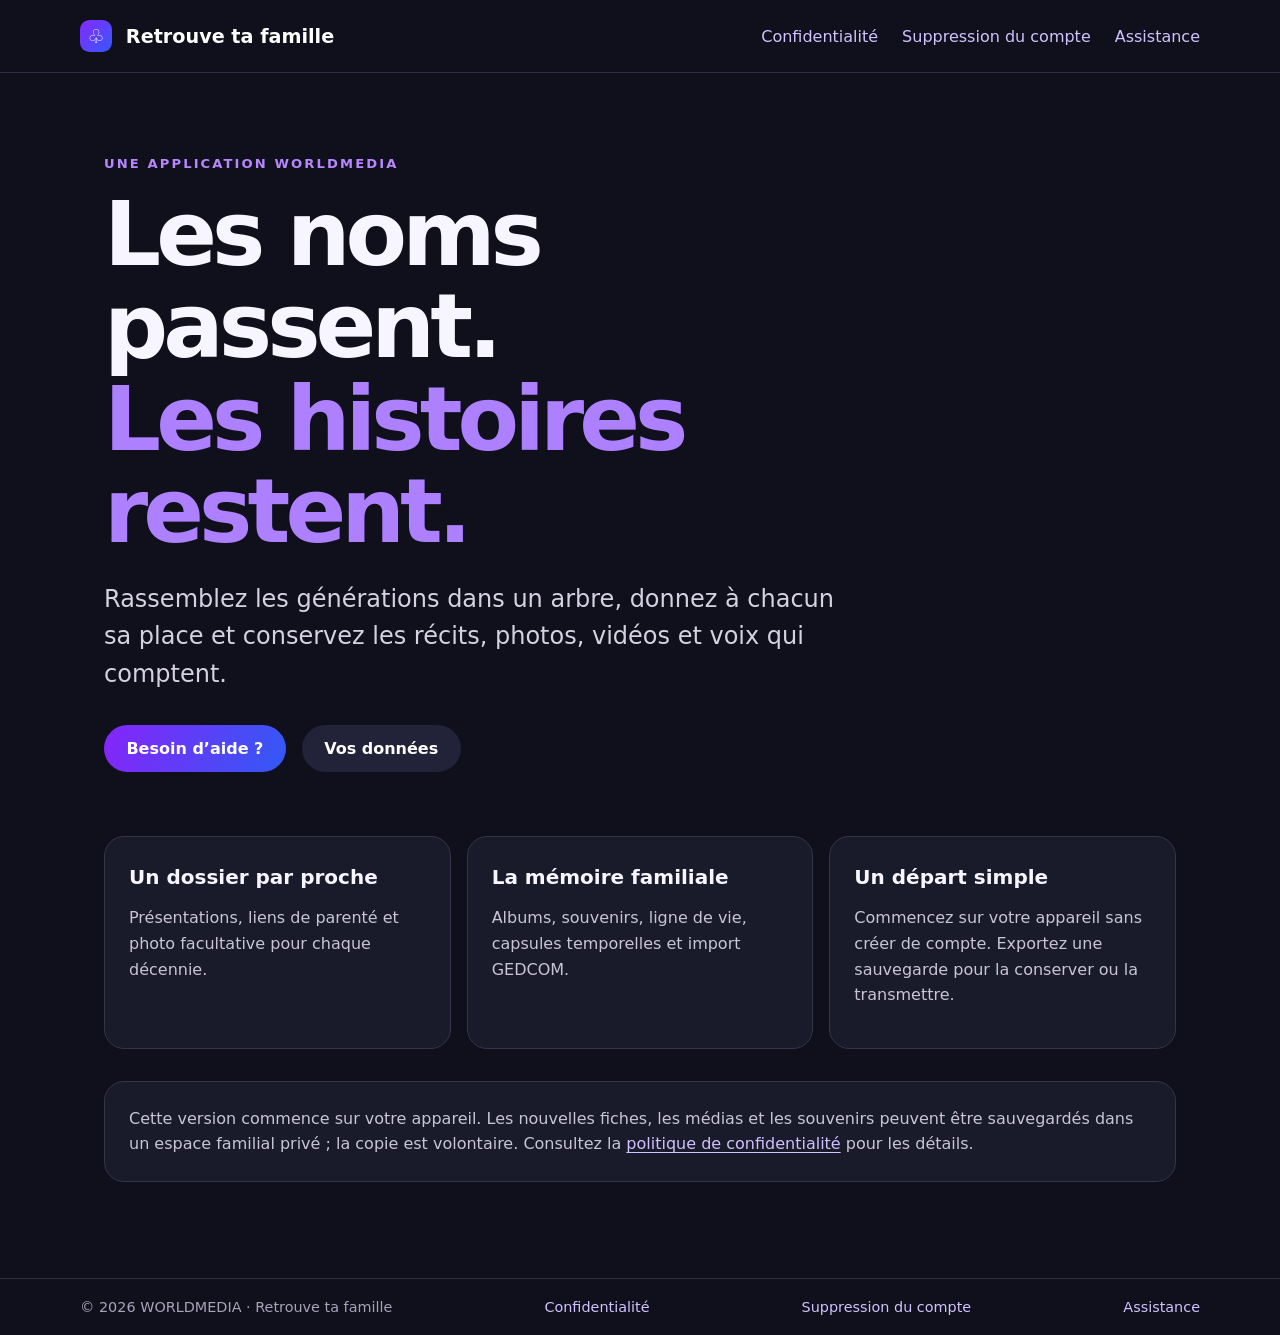
<file: index.html>
<!doctype html>
<html lang="fr"><meta charset="utf-8"><meta name="viewport" content="width=device-width,initial-scale=1">
<title>Retrouve ta famille — Arbre et mémoire familiale</title>
<meta name="description" content="Retrouve ta famille : arbre généalogique, photos, souvenirs et parcours de vie, par WORLDMEDIA.">
<link rel="stylesheet" href="style.css">
<header><a class="brand" href="./"><span class="mark">♧</span> Retrouve ta famille</a><nav><a href="confidentialite.html">Confidentialité</a><a href="suppression-compte.html">Suppression du compte</a><a href="support.html">Assistance</a></nav></header>
<main><section class="hero"><span class="eyebrow">Une application WORLDMEDIA</span><h1>Les noms passent.<br><em>Les histoires restent.</em></h1><p>Rassemblez les générations dans un arbre, donnez à chacun sa place et conservez les récits, photos, vidéos et voix qui comptent.</p><div class="actions"><a class="button" href="support.html">Besoin d’aide ?</a><a class="button secondary" href="confidentialite.html">Vos données</a></div></section><section class="cards"><article><h2>Un dossier par proche</h2><p>Présentations, liens de parenté et photo facultative pour chaque décennie.</p></article><article><h2>La mémoire familiale</h2><p>Albums, souvenirs, ligne de vie, capsules temporelles et import GEDCOM.</p></article><article><h2>Un départ simple</h2><p>Commencez sur votre appareil sans créer de compte. Exportez une sauvegarde pour la conserver ou la transmettre.</p></article></section><p class="note">Cette version commence sur votre appareil. Les nouvelles fiches, les médias et les souvenirs peuvent être sauvegardés dans un espace familial privé ; la copie est volontaire. Consultez la <a href="confidentialite.html">politique de confidentialité</a> pour les détails.</p></main>
<footer><span>© 2026 WORLDMEDIA · Retrouve ta famille</span><a href="confidentialite.html">Confidentialité</a><a href="suppression-compte.html">Suppression du compte</a><a href="support.html">Assistance</a></footer></html>
</file>
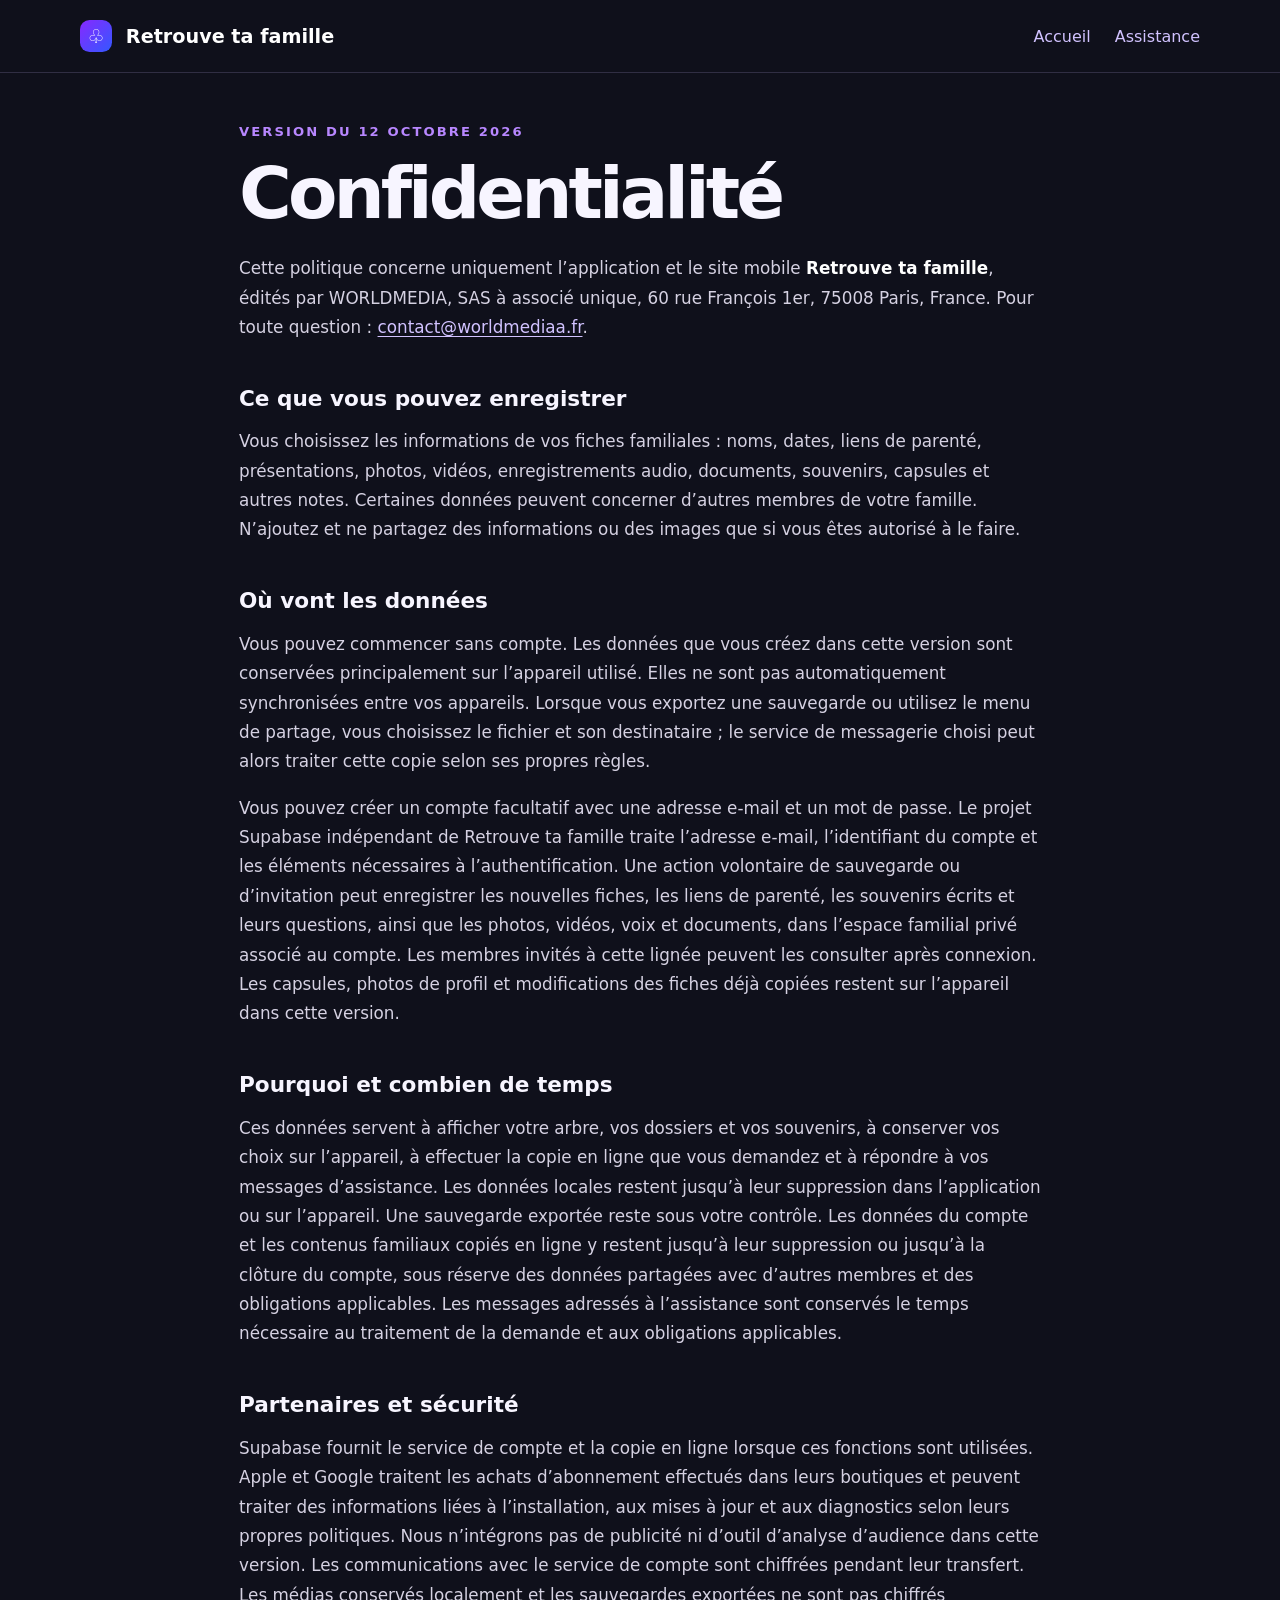
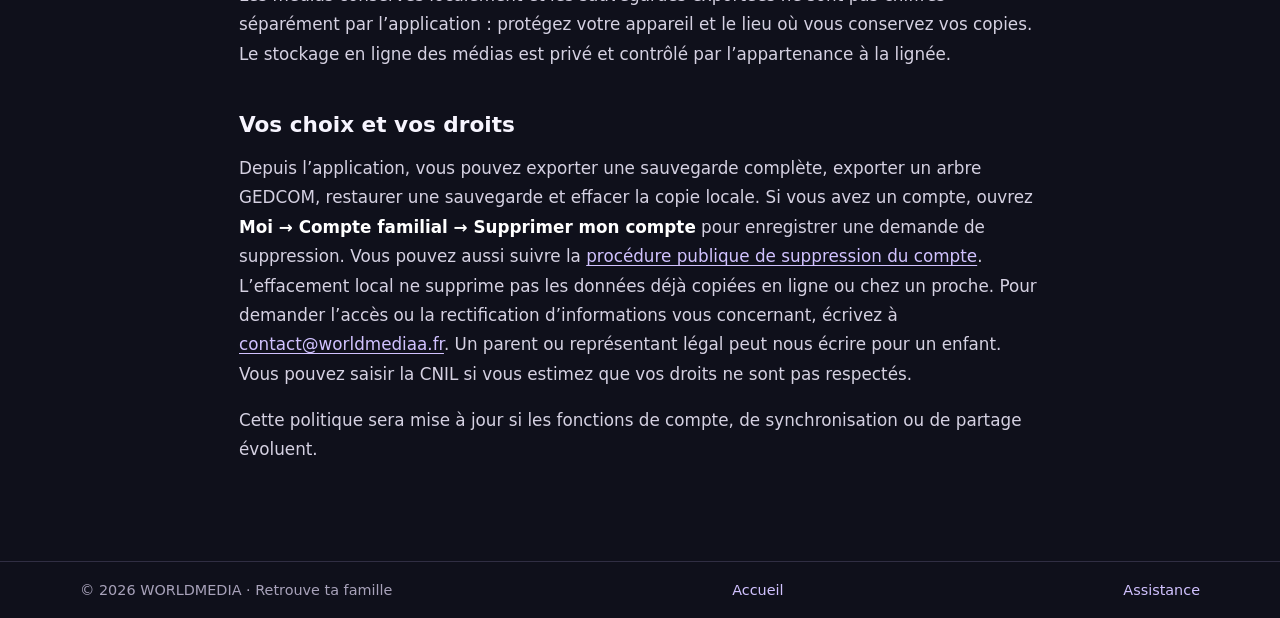
<file: confidentialite.html>
<!doctype html>
<html lang="fr"><meta charset="utf-8"><meta name="viewport" content="width=device-width,initial-scale=1">
<title>Confidentialité — Retrouve ta famille</title><link rel="stylesheet" href="style.css">
<header><a class="brand" href="./"><span class="mark">♧</span> Retrouve ta famille</a><nav><a href="./">Accueil</a><a href="support.html">Assistance</a></nav></header>
<main class="document"><span class="eyebrow">Version du 12 octobre 2026</span><h1>Confidentialité</h1><p>Cette politique concerne uniquement l’application et le site mobile <strong>Retrouve ta famille</strong>, édités par WORLDMEDIA, SAS à associé unique, 60 rue François 1er, 75008 Paris, France. Pour toute question : <a href="mailto:contact@worldmediaa.fr">contact@worldmediaa.fr</a>.</p>
<h2>Ce que vous pouvez enregistrer</h2><p>Vous choisissez les informations de vos fiches familiales : noms, dates, liens de parenté, présentations, photos, vidéos, enregistrements audio, documents, souvenirs, capsules et autres notes. Certaines données peuvent concerner d’autres membres de votre famille. N’ajoutez et ne partagez des informations ou des images que si vous êtes autorisé à le faire.</p>
<h2>Où vont les données</h2><p>Vous pouvez commencer sans compte. Les données que vous créez dans cette version sont conservées principalement sur l’appareil utilisé. Elles ne sont pas automatiquement synchronisées entre vos appareils. Lorsque vous exportez une sauvegarde ou utilisez le menu de partage, vous choisissez le fichier et son destinataire ; le service de messagerie choisi peut alors traiter cette copie selon ses propres règles.</p><p>Vous pouvez créer un compte facultatif avec une adresse e-mail et un mot de passe. Le projet Supabase indépendant de Retrouve ta famille traite l’adresse e-mail, l’identifiant du compte et les éléments nécessaires à l’authentification. Une action volontaire de sauvegarde ou d’invitation peut enregistrer les nouvelles fiches, les liens de parenté, les souvenirs écrits et leurs questions, ainsi que les photos, vidéos, voix et documents, dans l’espace familial privé associé au compte. Les membres invités à cette lignée peuvent les consulter après connexion. Les capsules, photos de profil et modifications des fiches déjà copiées restent sur l’appareil dans cette version.</p>
<h2>Pourquoi et combien de temps</h2><p>Ces données servent à afficher votre arbre, vos dossiers et vos souvenirs, à conserver vos choix sur l’appareil, à effectuer la copie en ligne que vous demandez et à répondre à vos messages d’assistance. Les données locales restent jusqu’à leur suppression dans l’application ou sur l’appareil. Une sauvegarde exportée reste sous votre contrôle. Les données du compte et les contenus familiaux copiés en ligne y restent jusqu’à leur suppression ou jusqu’à la clôture du compte, sous réserve des données partagées avec d’autres membres et des obligations applicables. Les messages adressés à l’assistance sont conservés le temps nécessaire au traitement de la demande et aux obligations applicables.</p>
<h2>Partenaires et sécurité</h2><p>Supabase fournit le service de compte et la copie en ligne lorsque ces fonctions sont utilisées. Apple et Google traitent les achats d’abonnement effectués dans leurs boutiques et peuvent traiter des informations liées à l’installation, aux mises à jour et aux diagnostics selon leurs propres politiques. Nous n’intégrons pas de publicité ni d’outil d’analyse d’audience dans cette version. Les communications avec le service de compte sont chiffrées pendant leur transfert. Les médias conservés localement et les sauvegardes exportées ne sont pas chiffrés séparément par l’application : protégez votre appareil et le lieu où vous conservez vos copies. Le stockage en ligne des médias est privé et contrôlé par l’appartenance à la lignée.</p>
<h2>Vos choix et vos droits</h2><p>Depuis l’application, vous pouvez exporter une sauvegarde complète, exporter un arbre GEDCOM, restaurer une sauvegarde et effacer la copie locale. Si vous avez un compte, ouvrez <strong>Moi → Compte familial → Supprimer mon compte</strong> pour enregistrer une demande de suppression. Vous pouvez aussi suivre la <a href="suppression-compte.html">procédure publique de suppression du compte</a>. L’effacement local ne supprime pas les données déjà copiées en ligne ou chez un proche. Pour demander l’accès ou la rectification d’informations vous concernant, écrivez à <a href="mailto:contact@worldmediaa.fr">contact@worldmediaa.fr</a>. Un parent ou représentant légal peut nous écrire pour un enfant. Vous pouvez saisir la CNIL si vous estimez que vos droits ne sont pas respectés.</p><p>Cette politique sera mise à jour si les fonctions de compte, de synchronisation ou de partage évoluent.</p></main>
<footer><span>© 2026 WORLDMEDIA · Retrouve ta famille</span><a href="./">Accueil</a><a href="support.html">Assistance</a></footer></html>
</file>
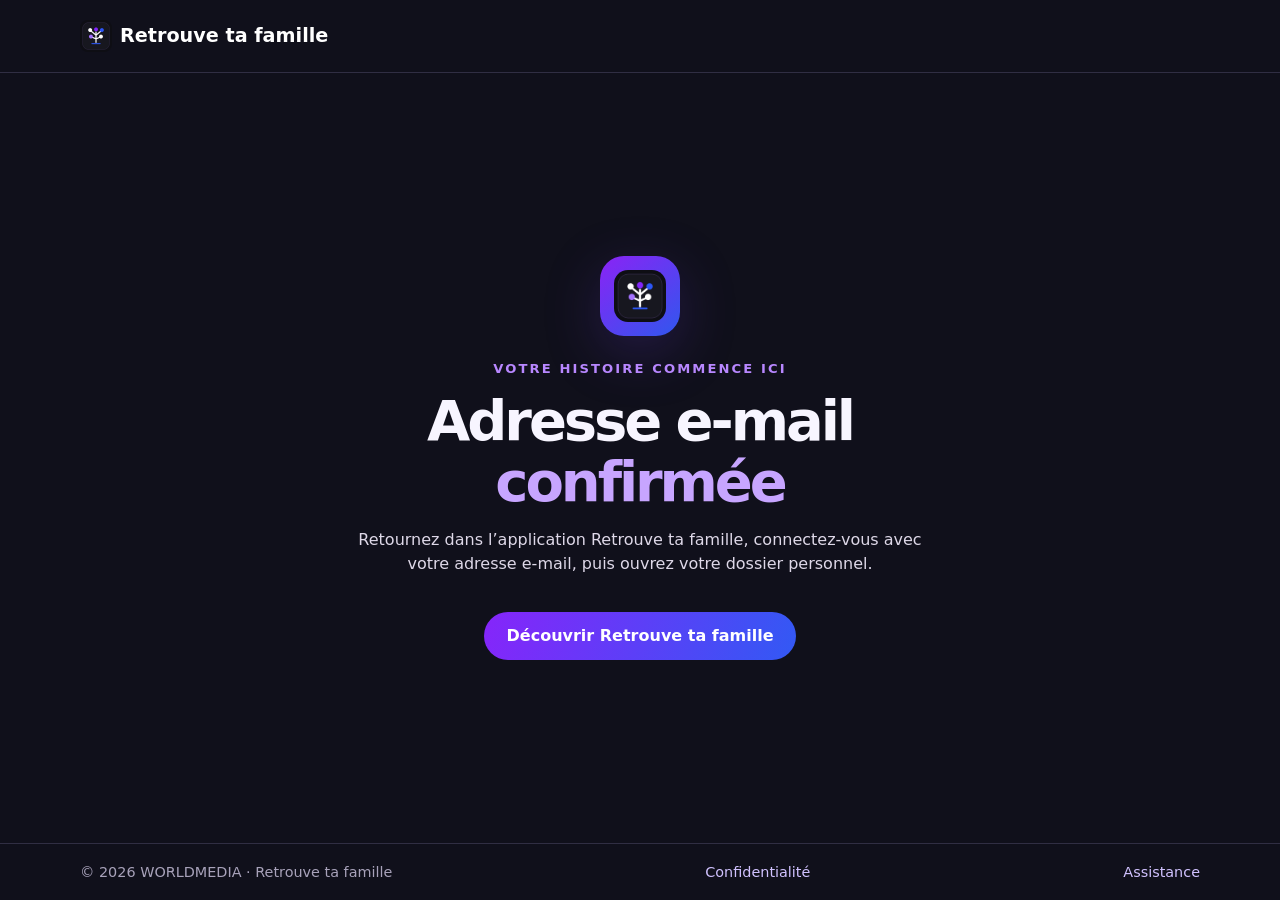
<file: confirmation.html>
<!doctype html>
<html lang="fr">
<head>
  <meta charset="utf-8">
  <meta name="viewport" content="width=device-width, initial-scale=1, viewport-fit=cover">
  <meta name="referrer" content="no-referrer">
  <meta name="theme-color" content="#10101b">
  <title>Confirmer mon adresse · Retrouve ta famille</title>
  <meta name="description" content="Terminez la création de votre compte familial privé.">
  <link rel="stylesheet" href="style.css">
  <style>
    body { min-height:100dvh; display:grid; grid-template-rows:auto 1fr auto; background:#10101b; }
    .confirmation-main { width:min(100%,650px); align-self:center; text-align:center; padding-block:24px; }
    .confirmation-icon { display:grid; place-items:center; width:80px; height:80px; margin:0 auto 22px; border-radius:24px; background:linear-gradient(140deg,#8b23f5,#3057ee); box-shadow:0 16px 55px #4e2c9b55; }
    .confirmation-icon img { width:52px; height:52px; border-radius:14px; }
    h1 { margin:14px 0; font-size:clamp(2rem,6vw,3.5rem); line-height:1.08; }
    h1 em { color:#c7a5ff; }
    .confirmation-main p { color:#ded8e8; line-height:1.5; }
    .confirmation-main .button { display:inline-flex; margin-top:20px; }
    @media(max-width:720px) { body { height:100dvh; overflow:hidden; } .confirmation-main { padding:16px 22px; } .confirmation-main .button { margin-top:12px; } footer { display:none; } }
  </style>
</head>
<body>
  <header><a class="brand" href="./"><img src="assets/rtf-app-icon.png" alt="" width="32" height="32" style="vertical-align:middle;border-radius:8px;margin-right:8px">Retrouve ta famille</a></header>
  <main class="confirmation-main">
    <span class="confirmation-icon"><img src="assets/rtf-app-icon.png" alt=""></span>
    <span class="eyebrow">VOTRE HISTOIRE COMMENCE ICI</span>
    <h1 id="title">Adresse e-mail<br><em>confirmée</em></h1>
    <p id="message">Retournez dans l’application Retrouve ta famille, connectez-vous avec votre adresse e-mail, puis ouvrez votre dossier personnel.</p>
    <a class="button" href="./">Découvrir Retrouve ta famille</a>
  </main>
  <footer><span>© 2026 WORLDMEDIA · Retrouve ta famille</span><a href="confidentialite.html">Confidentialité</a><a href="support.html">Assistance</a></footer>
  <script>
    const fragment = new URLSearchParams(location.hash.slice(1));
    const query = new URLSearchParams(location.search);
    if (fragment.has('error') || query.has('error') || fragment.has('error_code') || query.has('error_code')) {
      document.querySelector('#title').textContent = 'Le lien a expiré';
      document.querySelector('#message').textContent = 'Demandez un nouvel e-mail de confirmation depuis l’application. Si le problème persiste, contactez notre assistance.';
    }
    if (location.search || location.hash) history.replaceState(null, '', location.pathname);
  </script>
</body>
</html>
</file>
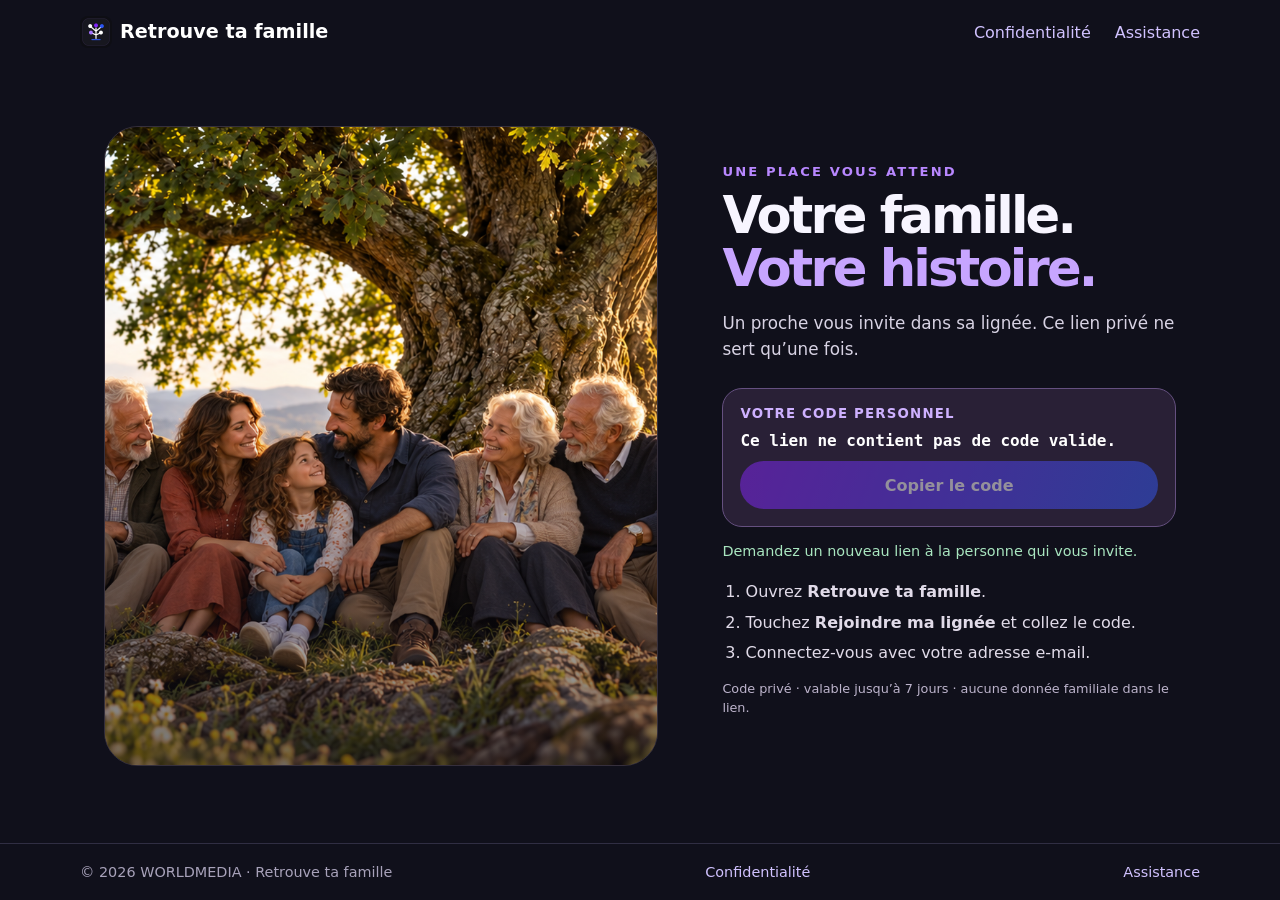
<file: rejoindre.html>
<!doctype html>
<html lang="fr">
<head>
  <meta charset="utf-8">
  <meta name="viewport" content="width=device-width, initial-scale=1, viewport-fit=cover">
  <meta name="referrer" content="no-referrer">
  <meta name="theme-color" content="#10101b">
  <title>Invitation familiale · Retrouve ta famille</title>
  <meta name="description" content="Rejoignez votre dossier personnel dans Retrouve ta famille.">
  <link rel="stylesheet" href="style.css">
  <style>
    .invite-page { min-height:100dvh; display:flex; flex-direction:column; background:#10101b; }
    .invite-page header { flex:none; border:0; padding-block:16px; }
    .invite-main { width:min(100%,1120px); max-width:none; flex:1; min-height:0; display:grid; grid-template-columns:1.1fr .9fr; align-items:center; gap:clamp(22px,5vw,70px); padding-block:20px 36px; }
    .invite-art { position:relative; height:min(75dvh,640px); min-height:350px; overflow:hidden; border-radius:34px; border:1px solid #7c6a7959; }
    .invite-art img { width:100%; height:100%; object-fit:cover; object-position:63% center; }
    .invite-art::after { content:""; position:absolute; inset:45% 0 0; background:linear-gradient(transparent,#16111a9c); pointer-events:none; }
    .invite-content { max-width:480px; }
    .invite-content h1 { font-size:clamp(2.3rem,4vw,4.2rem); margin:.55rem 0 1rem; }
    .invite-content h1 em { color:#c7a5ff; }
    .invite-content p { color:#d8d3e4; line-height:1.5; font-size:1.05rem; }
    .invite-code { display:grid; gap:9px; margin:26px 0 12px; padding:17px; border:1px solid #655080; border-radius:20px; background:#292036; }
    .invite-code small { font-weight:800; letter-spacing:.09em; text-transform:uppercase; color:#ceb1ff; }
    .invite-code output { display:block; overflow-wrap:anywhere; color:white; font:700 1rem/1.4 ui-monospace,SFMono-Regular,Consolas,monospace; }
    .invite-code .button { justify-content:center; border:0; cursor:pointer; font:inherit; font-weight:800; }
    .invite-code .button:disabled { opacity:.5; cursor:not-allowed; }
    .invite-steps { margin:16px 0 0; padding-left:1.45rem; color:#e1dbe9; line-height:1.6; }
    .invite-steps li+li { margin-top:5px; }
    .invite-feedback { min-height:1.5em; color:#a9e6c0!important; font-size:.9rem!important; }
    .invite-feedback:empty { display:none; }
    .invite-privacy { font-size:.8rem!important; color:#bdb4cc!important; }
    .invite-page footer { flex:none; }
    @media(max-width:720px) {
      .invite-page { height:100dvh; overflow:hidden; }
      .invite-page header { padding:7px 16px; }
      .invite-page header nav { display:none; }
      .invite-main { display:flex; flex-direction:column; align-items:stretch; gap:0; padding:0 16px 5px; overflow:auto; }
      .invite-art { width:100%; height:clamp(150px,34dvh,230px); min-height:0; flex:none; border-radius:22px 22px 0 0; }
      .invite-art img { object-position:63% 55%; }
      .invite-content { max-width:none; padding:10px 8px 0; }
      .invite-content h1 { font-size:clamp(1.55rem,7vw,2.2rem); line-height:1.02; margin:.15rem 0 .3rem; }
      .invite-content p { margin:.25rem 0; font-size:.82rem; line-height:1.32; }
      .invite-code { gap:4px; margin:8px 0 4px; padding:9px 11px; border-radius:15px; }
      .invite-code output { font-size:.72rem; line-height:1.2; }
      .invite-code .button { padding:7px 12px; }
      .invite-steps { margin:6px 0; font-size:.78rem; line-height:1.25; }
      .invite-steps li+li { margin-top:2px; }
      .invite-page footer { display:none; }
    }
    @media(max-width:720px) and (max-height:600px) {
      .invite-content { padding-top:7px; }
      .invite-content h1 { font-size:1.45rem; }
      .invite-content p, .invite-steps { font-size:.73rem; }
      .invite-privacy { font-size:.7rem!important; }
    }
  </style>
</head>
<body class="invite-page">
  <header><a class="brand" href="./"><img src="assets/rtf-app-icon.png" alt="" width="32" height="32" style="vertical-align:middle;border-radius:8px;margin-right:8px">Retrouve ta famille</a><nav><a href="confidentialite.html">Confidentialité</a><a href="support.html">Assistance</a></nav></header>
  <main class="invite-main">
    <div class="invite-art"><img src="assets/famille-sous-chene-sept-personnes.png" alt="Une famille de plusieurs générations réunie sous un chêne"></div>
    <section class="invite-content" aria-labelledby="invite-title">
      <span class="eyebrow">UNE PLACE VOUS ATTEND</span>
      <h1 id="invite-title">Votre famille.<br><em>Votre histoire.</em></h1>
      <p>Un proche vous invite dans sa lignée. Ce lien privé ne sert qu’une fois.</p>
      <div class="invite-code">
        <small>Votre code personnel</small>
        <output id="invite-code" aria-live="polite">Vérification du lien…</output>
        <button id="copy-invite" class="button" type="button" disabled>Copier le code</button>
      </div>
      <p id="invite-feedback" class="invite-feedback" role="status"></p>
      <ol class="invite-steps"><li>Ouvrez <strong>Retrouve ta famille</strong>.</li><li>Touchez <strong>Rejoindre ma lignée</strong> et collez le code.</li><li>Connectez-vous avec votre adresse e-mail.</li></ol>
      <p class="invite-privacy">Code privé · valable jusqu’à 7 jours · aucune donnée familiale dans le lien.</p>
    </section>
  </main>
  <footer><span>© 2026 WORLDMEDIA · Retrouve ta famille</span><a href="confidentialite.html">Confidentialité</a><a href="support.html">Assistance</a></footer>
  <script>
    const token = new URLSearchParams(location.hash.slice(1)).get('invite') || '';
    const code = document.querySelector('#invite-code');
    const copy = document.querySelector('#copy-invite');
    const feedback = document.querySelector('#invite-feedback');
    if (/^[a-f0-9]{64}$/i.test(token)) {
      code.textContent = token.toLowerCase();
      copy.disabled = false;
      copy.addEventListener('click', async () => {
        try { await navigator.clipboard.writeText(token.toLowerCase()); feedback.textContent = 'Code copié. Revenez dans l’application pour rejoindre votre famille.'; }
        catch { feedback.textContent = 'Copiez le code affiché puis collez-le dans l’application.'; }
      });
    } else {
      code.textContent = 'Ce lien ne contient pas de code valide.';
      feedback.textContent = 'Demandez un nouveau lien à la personne qui vous invite.';
    }
  </script>
</body>
</html>
</file>
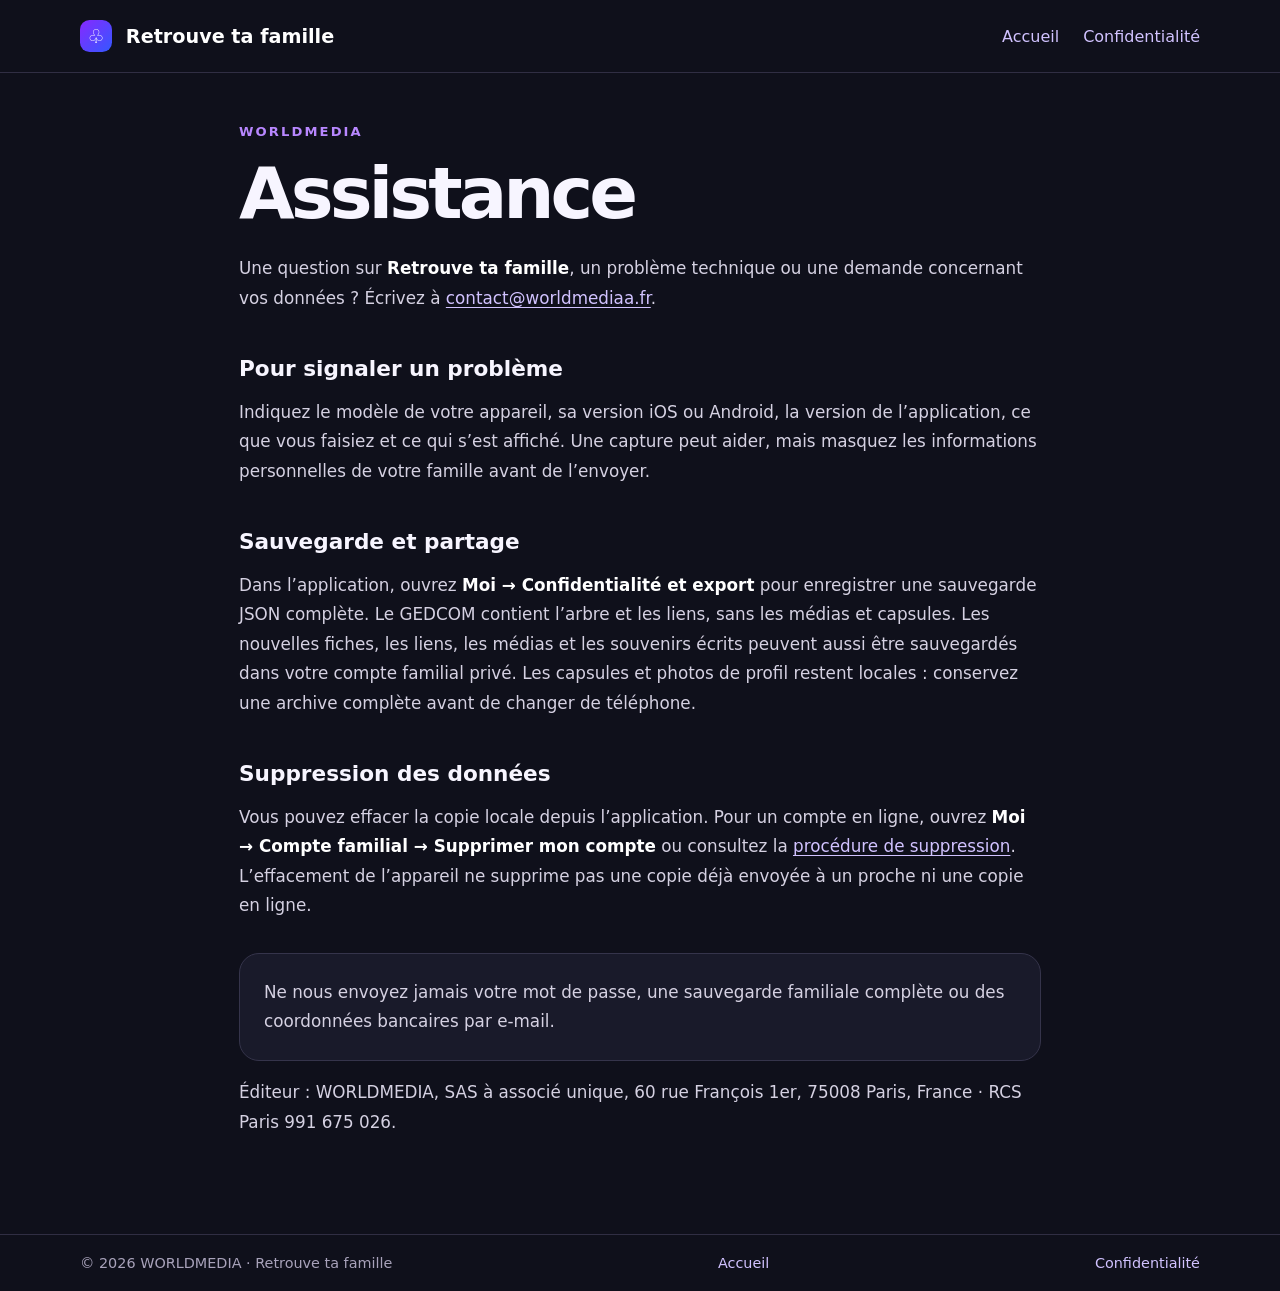
<file: support.html>
<!doctype html>
<html lang="fr"><meta charset="utf-8"><meta name="viewport" content="width=device-width,initial-scale=1">
<title>Assistance — Retrouve ta famille</title><link rel="stylesheet" href="style.css">
<header><a class="brand" href="./"><span class="mark">♧</span> Retrouve ta famille</a><nav><a href="./">Accueil</a><a href="confidentialite.html">Confidentialité</a></nav></header>
<main class="document"><span class="eyebrow">WORLDMEDIA</span><h1>Assistance</h1><p>Une question sur <strong>Retrouve ta famille</strong>, un problème technique ou une demande concernant vos données ? Écrivez à <a href="mailto:contact@worldmediaa.fr?subject=Retrouve%20ta%20famille%20-%20Assistance">contact@worldmediaa.fr</a>.</p>
<h2>Pour signaler un problème</h2><p>Indiquez le modèle de votre appareil, sa version iOS ou Android, la version de l’application, ce que vous faisiez et ce qui s’est affiché. Une capture peut aider, mais masquez les informations personnelles de votre famille avant de l’envoyer.</p>
<h2>Sauvegarde et partage</h2><p>Dans l’application, ouvrez <strong>Moi → Confidentialité et export</strong> pour enregistrer une sauvegarde JSON complète. Le GEDCOM contient l’arbre et les liens, sans les médias et capsules. Les nouvelles fiches, les liens, les médias et les souvenirs écrits peuvent aussi être sauvegardés dans votre compte familial privé. Les capsules et photos de profil restent locales : conservez une archive complète avant de changer de téléphone.</p>
<h2>Suppression des données</h2><p>Vous pouvez effacer la copie locale depuis l’application. Pour un compte en ligne, ouvrez <strong>Moi → Compte familial → Supprimer mon compte</strong> ou consultez la <a href="suppression-compte.html">procédure de suppression</a>. L’effacement de l’appareil ne supprime pas une copie déjà envoyée à un proche ni une copie en ligne.</p>
<p class="note">Ne nous envoyez jamais votre mot de passe, une sauvegarde familiale complète ou des coordonnées bancaires par e-mail.</p><p>Éditeur : WORLDMEDIA, SAS à associé unique, 60 rue François 1er, 75008 Paris, France · RCS Paris 991 675 026.</p></main>
<footer><span>© 2026 WORLDMEDIA · Retrouve ta famille</span><a href="./">Accueil</a><a href="confidentialite.html">Confidentialité</a></footer></html>
</file>
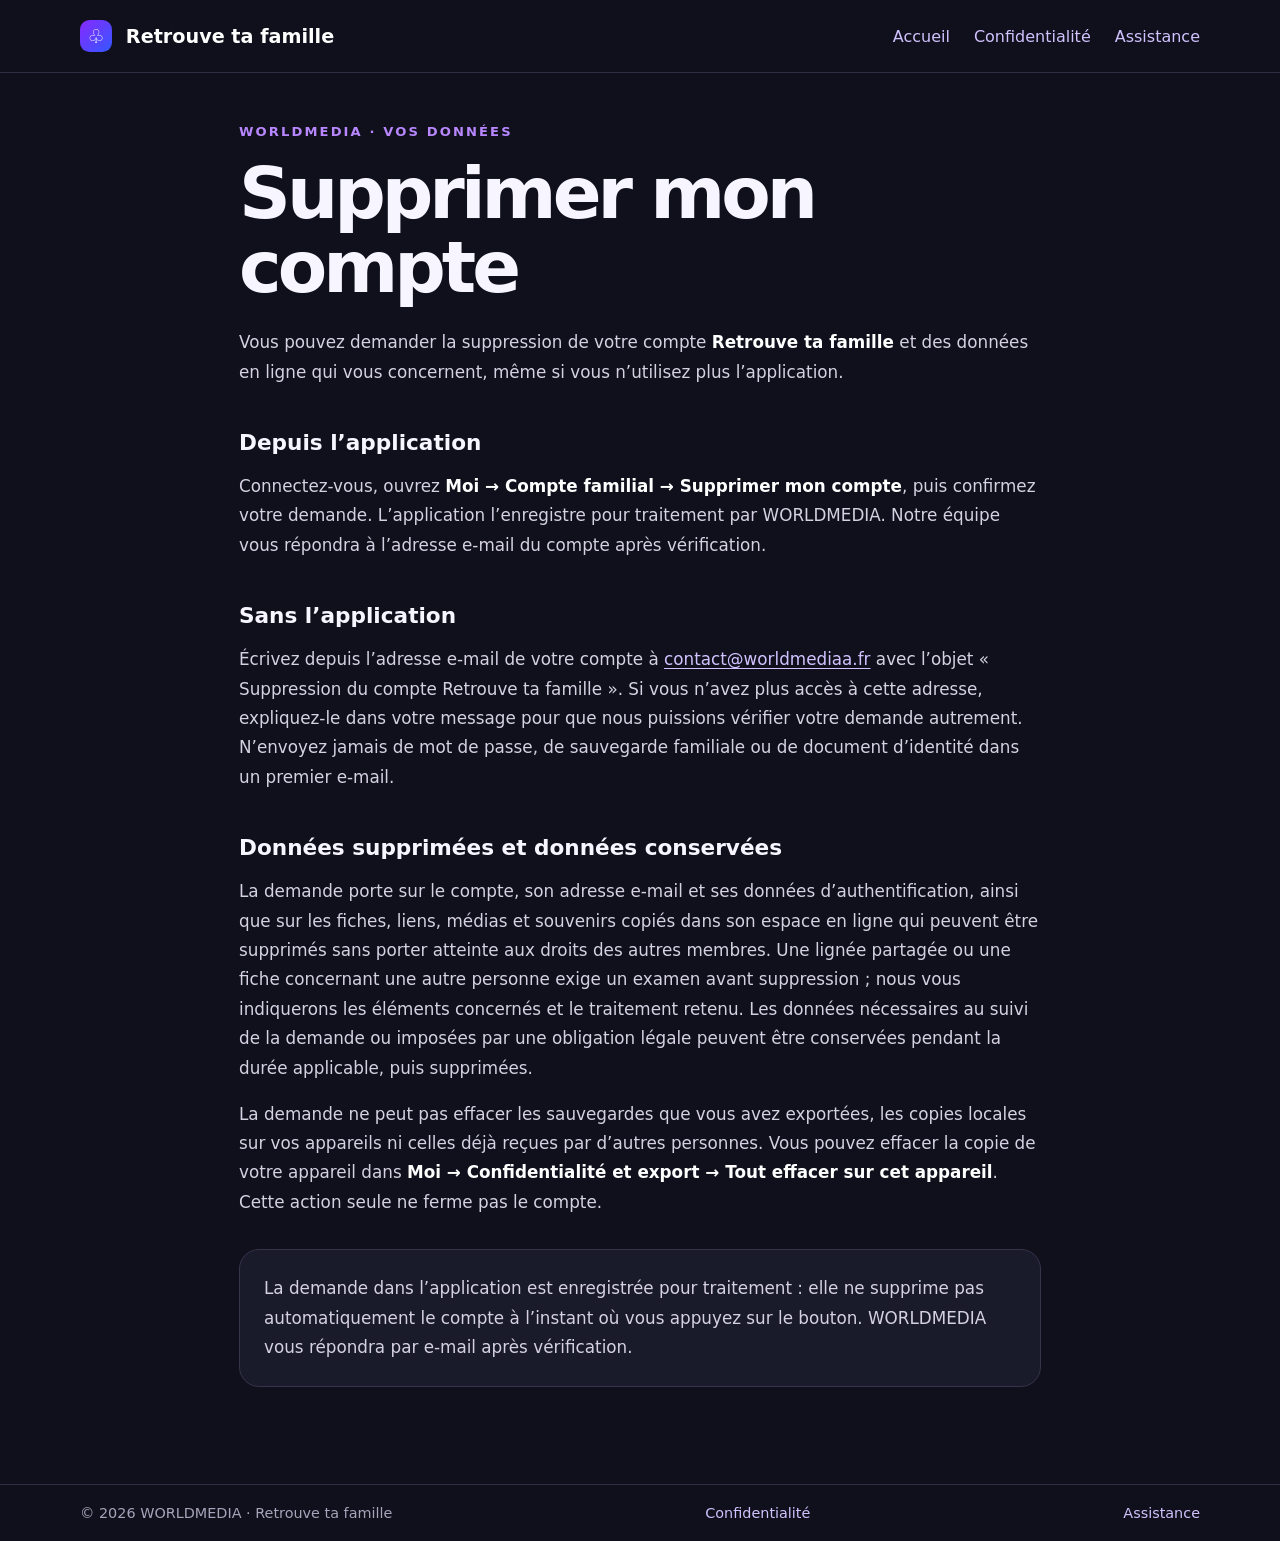
<file: suppression-compte.html>
<!doctype html>
<html lang="fr"><meta charset="utf-8"><meta name="viewport" content="width=device-width,initial-scale=1">
<title>Supprimer mon compte — Retrouve ta famille</title><meta name="description" content="Demander la suppression de votre compte et de vos données Retrouve ta famille."><link rel="stylesheet" href="style.css">
<header><a class="brand" href="./"><span class="mark">♧</span> Retrouve ta famille</a><nav><a href="./">Accueil</a><a href="confidentialite.html">Confidentialité</a><a href="support.html">Assistance</a></nav></header>
<main class="document"><span class="eyebrow">WORLDMEDIA · Vos données</span><h1>Supprimer mon compte</h1>
<p>Vous pouvez demander la suppression de votre compte <strong>Retrouve ta famille</strong> et des données en ligne qui vous concernent, même si vous n’utilisez plus l’application.</p>
<h2>Depuis l’application</h2><p>Connectez-vous, ouvrez <strong>Moi → Compte familial → Supprimer mon compte</strong>, puis confirmez votre demande. L’application l’enregistre pour traitement par WORLDMEDIA. Notre équipe vous répondra à l’adresse e-mail du compte après vérification.</p>
<h2>Sans l’application</h2><p>Écrivez depuis l’adresse e-mail de votre compte à <a href="mailto:contact@worldmediaa.fr?subject=Suppression%20du%20compte%20Retrouve%20ta%20famille">contact@worldmediaa.fr</a> avec l’objet « Suppression du compte Retrouve ta famille ». Si vous n’avez plus accès à cette adresse, expliquez-le dans votre message pour que nous puissions vérifier votre demande autrement. N’envoyez jamais de mot de passe, de sauvegarde familiale ou de document d’identité dans un premier e-mail.</p>
<h2>Données supprimées et données conservées</h2><p>La demande porte sur le compte, son adresse e-mail et ses données d’authentification, ainsi que sur les fiches, liens, médias et souvenirs copiés dans son espace en ligne qui peuvent être supprimés sans porter atteinte aux droits des autres membres. Une lignée partagée ou une fiche concernant une autre personne exige un examen avant suppression ; nous vous indiquerons les éléments concernés et le traitement retenu. Les données nécessaires au suivi de la demande ou imposées par une obligation légale peuvent être conservées pendant la durée applicable, puis supprimées.</p><p>La demande ne peut pas effacer les sauvegardes que vous avez exportées, les copies locales sur vos appareils ni celles déjà reçues par d’autres personnes. Vous pouvez effacer la copie de votre appareil dans <strong>Moi → Confidentialité et export → Tout effacer sur cet appareil</strong>. Cette action seule ne ferme pas le compte.</p>
<p class="note">La demande dans l’application est enregistrée pour traitement : elle ne supprime pas automatiquement le compte à l’instant où vous appuyez sur le bouton. WORLDMEDIA vous répondra par e-mail après vérification.</p></main>
<footer><span>© 2026 WORLDMEDIA · Retrouve ta famille</span><a href="confidentialite.html">Confidentialité</a><a href="support.html">Assistance</a></footer></html>
</file>
<file: style.css>
:root{color-scheme:dark;font-family:Inter,ui-sans-serif,system-ui,-apple-system,Segoe UI,sans-serif;background:#0f101b;color:#f7f5ff}*{box-sizing:border-box}body{margin:0}a{color:#d1c2ff;text-underline-offset:3px}header,footer{display:flex;align-items:center;justify-content:space-between;gap:2rem;padding:1.25rem max(1.5rem,calc((100vw - 1120px)/2));border-color:#302e43;border-style:solid;border-width:0 0 1px}.brand{text-decoration:none;font-weight:800;color:#fff;font-size:1.2rem}.mark{display:inline-grid;place-items:center;background:linear-gradient(135deg,#8729ff,#3458ff);width:2rem;height:2rem;border-radius:.6rem;margin-right:.45rem}nav,footer{display:flex;gap:1.5rem;flex-wrap:wrap}nav a,footer a{text-decoration:none}main{max-width:1120px;margin:auto;padding:3rem 1.5rem 5rem}.hero{max-width:850px;padding:2rem 0 4rem}.eyebrow{text-transform:uppercase;letter-spacing:.16em;color:#b887ff;font-weight:800;font-size:.82rem}h1{font-size:clamp(2.8rem,7vw,5.8rem);line-height:1.03;letter-spacing:-.055em;margin:1rem 0 1.5rem}h1 em{font-style:normal;color:#ad80ff}.hero p{font-size:clamp(1.15rem,2.5vw,1.5rem);line-height:1.55;color:#d5d1e2;max-width:760px}.actions{display:flex;gap:1rem;flex-wrap:wrap;margin-top:2rem}.button{display:inline-flex;padding:.9rem 1.4rem;border-radius:999px;background:linear-gradient(110deg,#8625fa,#3259f4);color:white;text-decoration:none;font-weight:800}.button.secondary{background:#222238}.cards{display:grid;grid-template-columns:repeat(3,1fr);gap:1rem}.cards article,.note{background:#191a2a;border:1px solid #35344b;border-radius:1.25rem;padding:1.5rem}.cards h2{margin:.25rem 0 .8rem;font-size:1.25rem}.cards p,.note{color:#c9c5d6;line-height:1.6}.note{margin-top:2rem}.document{max-width:850px}.document h1{font-size:clamp(2.8rem,6vw,4.5rem)}.document h2{font-size:1.35rem;margin:2.7rem 0 .6rem}.document p{line-height:1.75;color:#d5d1e2;font-size:1.05rem}.document strong{color:#fff}footer{border-width:1px 0 0;color:#a8a2ba;font-size:.9rem}@media(max-width:720px){header{align-items:flex-start;flex-direction:column;gap:.7rem}.cards{grid-template-columns:1fr}main{padding-top:2rem}.hero{padding-bottom:2rem}}
</file>
